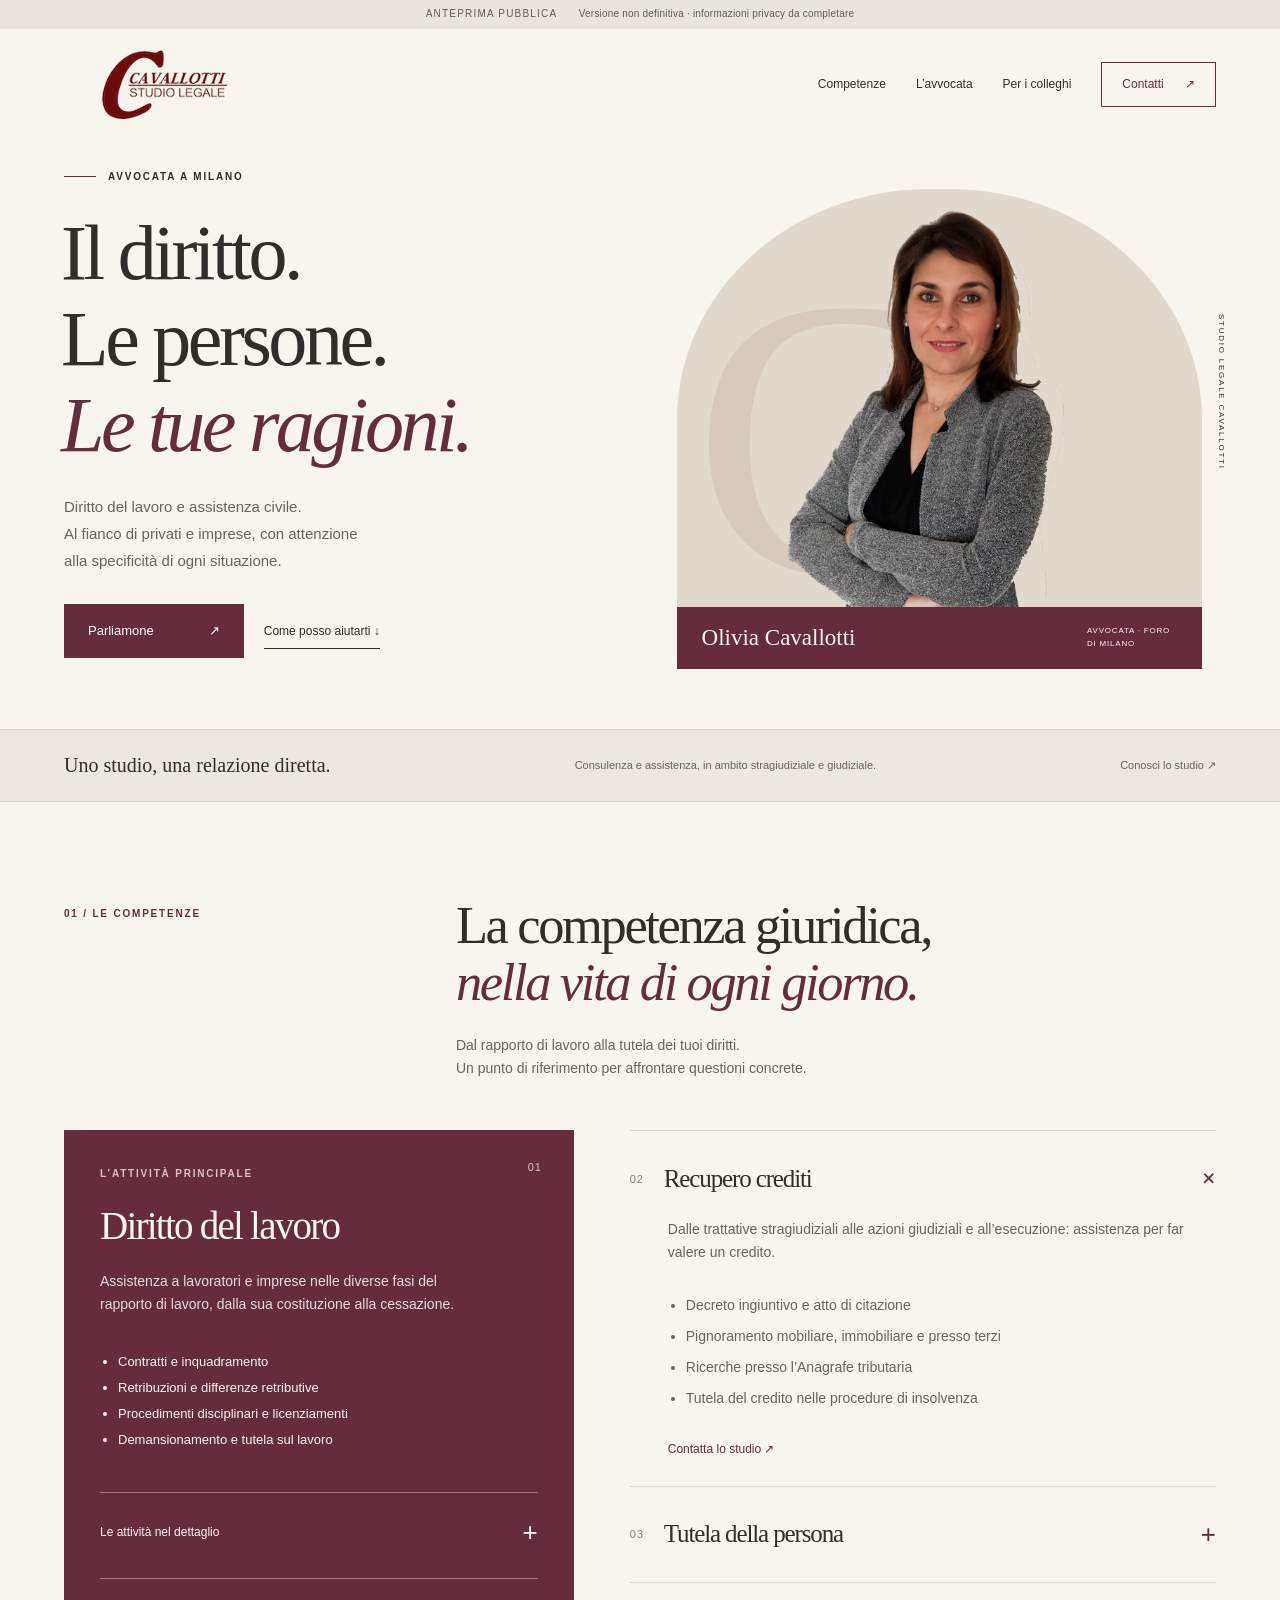
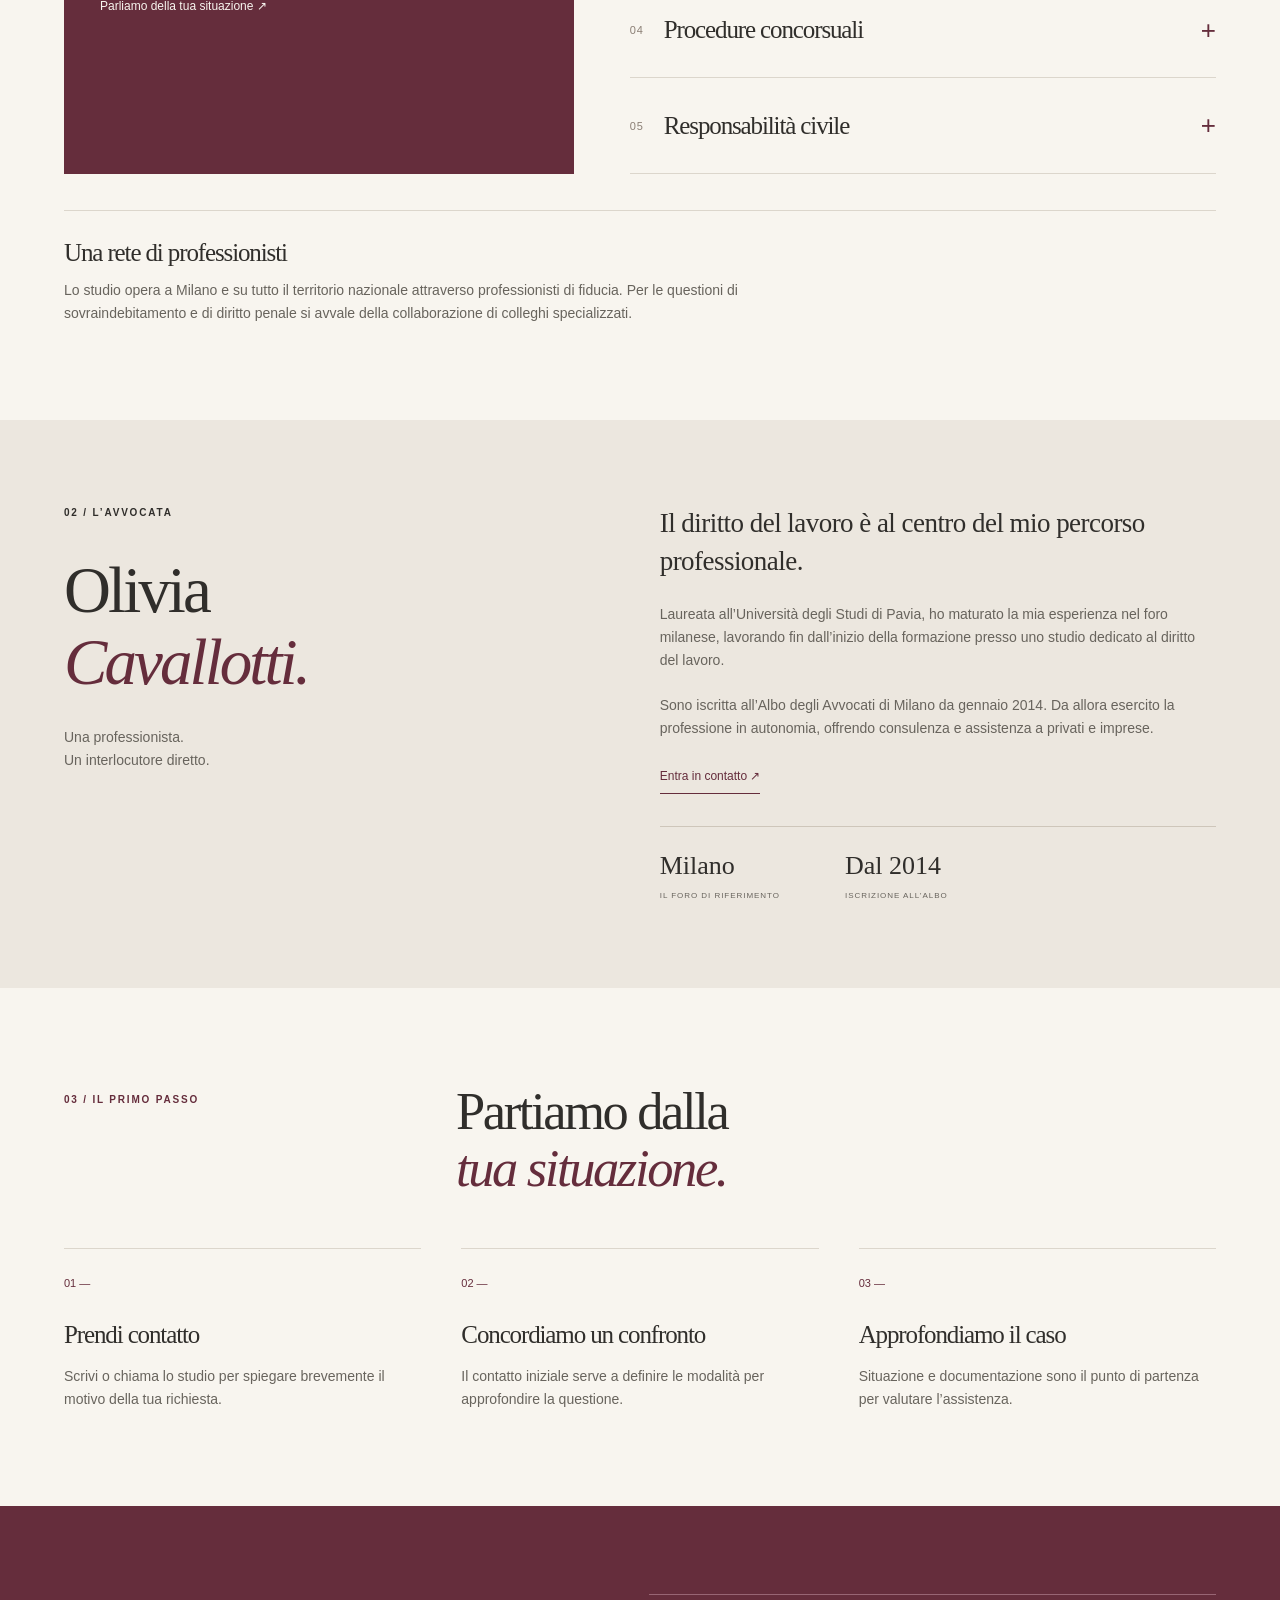
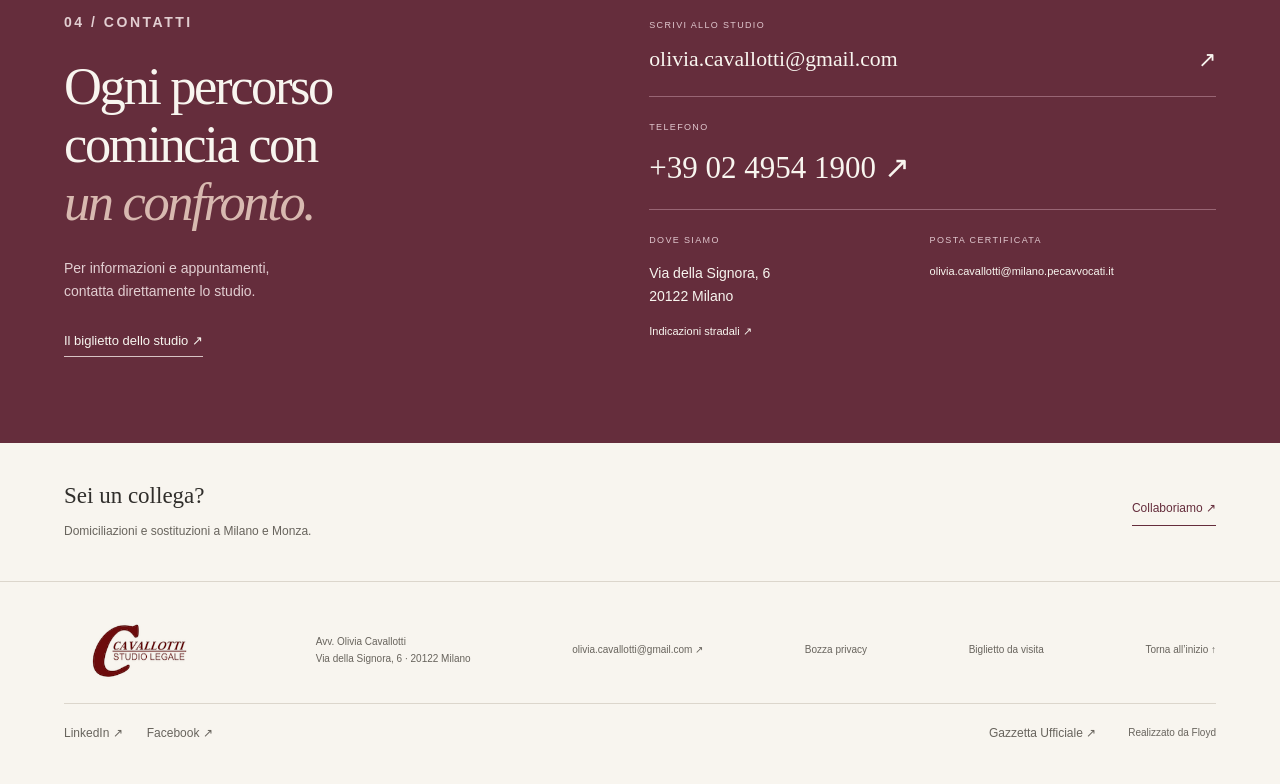
<file: index.html>
<!doctype html><html lang="it"><head><meta charset="utf-8"><meta name="viewport" content="width=device-width, initial-scale=1"><meta name="robots" content="noindex, nofollow"><title>Olivia Cavallotti | Diritto del lavoro e assistenza civile a Milano</title><meta name="description" content="Studio Legale Cavallotti a Milano. Diritto del lavoro, recupero crediti e assistenza civile per privati e imprese."><meta name="theme-color" content="#652d3c"><link rel="stylesheet" href="assets/style.css"><script src="assets/site.js" defer></script></head><body>
<a class="skip" href="#main">Vai al contenuto</a><div class="preview">ANTEPRIMA PUBBLICA <span>Versione non definitiva · informazioni privacy da completare</span></div>
<header class="header wrap"><a class="brand" href="index.html" aria-label="Studio Legale Cavallotti — Home"><img class="brand-logo" src="assets/logo-originale.png" width="250" height="94" alt="Cavallotti Studio Legale"></a><button class="menu-toggle" aria-expanded="false" aria-controls="navigation" hidden>Menu <span aria-hidden="true">☰</span></button><nav id="navigation" aria-label="Menu principale"><a href="index.html#competenze">Competenze</a><a href="index.html#olivia">L’avvocata</a><a href="domiciliazioni.html" >Per i colleghi</a><a class="nav-contact" href="index.html#contatti">Contatti <span aria-hidden="true">↗</span></a></nav></header>
<main id="main"><section class="hero wrap" aria-labelledby="hero-title"><div class="hero-copy"><p class="eyebrow"><span class="rule"></span> AVVOCATA A MILANO</p><h1 id="hero-title">Il diritto.<br>Le persone.<br><em>Le tue ragioni.</em></h1><p class="hero-intro">Diritto del lavoro e assistenza civile.<br>Al fianco di privati e imprese, con attenzione<br class="desktop-break"> alla specificità di ogni situazione.</p><a class="button" href="#contatti">Parliamone <span aria-hidden="true">↗</span></a><a class="text-link hero-secondary" href="#competenze">Come posso aiutarti ↓</a></div><div class="hero-portrait"><div class="portrait-arch" aria-hidden="true"></div><span class="portrait-word" aria-hidden="true">C</span><img src="assets/olivia.png" width="594" height="683" alt="Avvocata Olivia Cavallotti" fetchpriority="high"><div class="portrait-label"><span>Olivia Cavallotti</span><small>AVVOCATA · FORO DI MILANO</small></div><span class="portrait-side" aria-hidden="true">STUDIO LEGALE CAVALLOTTI</span></div></section>
<div class="intro-strip"><div class="wrap"><span>Uno studio, una relazione diretta.</span><p>Consulenza e assistenza, in ambito stragiudiziale e giudiziale.</p><a href="#olivia">Conosci lo studio ↗</a></div></div>
<section class="section wrap" id="competenze" aria-labelledby="competence-title"><div class="section-heading"><p class="eyebrow">01 / LE COMPETENZE</p><div><h2 id="competence-title">La competenza giuridica,<br><em>nella vita di ogni giorno.</em></h2><p>Dal rapporto di lavoro alla tutela dei tuoi diritti.<br>Un punto di riferimento per affrontare questioni concrete.</p></div></div><div class="services"><article class="service featured"><span class="service-number">01</span><p class="eyebrow">L’ATTIVITÀ PRINCIPALE</p><h3>Diritto del lavoro</h3><p>Assistenza a lavoratori e imprese nelle diverse fasi del rapporto di lavoro, dalla sua costituzione alla cessazione.</p><ul><li>Contratti e inquadramento</li><li>Retribuzioni e differenze retributive</li><li>Procedimenti disciplinari e licenziamenti</li><li>Demansionamento e tutela sul lavoro</li></ul><details class="labor-detail"><summary>Le attività nel dettaglio <span class="plus" aria-hidden="true">+</span></summary><ul><li>Contratti, gestione e qualificazione del rapporto di lavoro</li><li>Riconoscimento della qualifica superiore, demansionamento e mobbing</li><li>Procedure disciplinari, dimissioni e risoluzione consensuale</li><li>Licenziamenti e trasferimenti d’azienda</li><li>Rapporti con INPS e INAIL</li><li>Recupero dei crediti di lavoro in caso di insolvenza del datore e accesso al Fondo di Garanzia INPS</li></ul></details><a href="#contatti">Parliamo della tua situazione ↗</a></article><div class="service-list"><details open><summary><span class="service-number">02</span><h3>Recupero crediti</h3><span class="plus" aria-hidden="true">+</span></summary><div class="service-detail"><p>Dalle trattative stragiudiziali alle azioni giudiziali e all’esecuzione: assistenza per far valere un credito.</p><ul><li>Decreto ingiuntivo e atto di citazione</li><li>Pignoramento mobiliare, immobiliare e presso terzi</li><li>Ricerche presso l’Anagrafe tributaria</li><li>Tutela del credito nelle procedure di insolvenza</li></ul><a href="#contatti">Contatta lo studio ↗</a></div></details><details><summary><span class="service-number">03</span><h3>Tutela della persona</h3><span class="plus" aria-hidden="true">+</span></summary><div class="service-detail"><p>Assistenza nelle procedure di amministrazione di sostegno, tutela e curatela, con attenzione alle esigenze della persona.</p><a href="#contatti">Contatta lo studio ↗</a></div></details><details><summary><span class="service-number">04</span><h3>Procedure concorsuali</h3><span class="plus" aria-hidden="true">+</span></summary><div class="service-detail"><p>Assistenza ai creditori nelle istanze di apertura delle procedure concorsuali e nella presentazione delle domande di ammissione al passivo.</p><a href="#contatti">Contatta lo studio ↗</a></div></details><details><summary><span class="service-number">05</span><h3>Responsabilità civile</h3><span class="plus" aria-hidden="true">+</span></summary><div class="service-detail"><p>Consulenza e assistenza nelle richieste di risarcimento del danno e nella tutela dei diritti in ambito civile.</p><a href="#contatti">Contatta lo studio ↗</a></div></details></div></div><div class="professional-network"><h3>Una rete di professionisti</h3><p>Lo studio opera a Milano e su tutto il territorio nazionale attraverso professionisti di fiducia. Per le questioni di sovraindebitamento e di diritto penale si avvale della collaborazione di colleghi specializzati.</p></div></section>
<section class="about" id="olivia" aria-labelledby="about-title"><div class="wrap about-grid"><div><p class="eyebrow">02 / L’AVVOCATA</p><h2 id="about-title">Olivia<br><em>Cavallotti.</em></h2><p class="about-caption">Una professionista.<br>Un interlocutore diretto.</p></div><div class="bio"><p class="lead">Il diritto del lavoro è al centro del mio percorso professionale.</p><p>Laureata all’Università degli Studi di Pavia, ho maturato la mia esperienza nel foro milanese, lavorando fin dall’inizio della formazione presso uno studio dedicato al diritto del lavoro.</p><p>Sono iscritta all’Albo degli Avvocati di Milano da gennaio 2014. Da allora esercito la professione in autonomia, offrendo consulenza e assistenza a privati e imprese.</p><a class="text-link" href="#contatti">Entra in contatto ↗</a><div class="bio-facts"><span>Milano<small>IL FORO DI RIFERIMENTO</small></span><span>Dal 2014<small>ISCRIZIONE ALL’ALBO</small></span></div></div></div></section>
<section class="section wrap" aria-labelledby="approach-title"><div class="section-heading"><p class="eyebrow">03 / IL PRIMO PASSO</p><h2 id="approach-title">Partiamo dalla<br><em>tua situazione.</em></h2></div><div class="steps"><article><span>01 —</span><h3>Prendi contatto</h3><p>Scrivi o chiama lo studio per spiegare brevemente il motivo della tua richiesta.</p></article><article><span>02 —</span><h3>Concordiamo un confronto</h3><p>Il contatto iniziale serve a definire le modalità per approfondire la questione.</p></article><article><span>03 —</span><h3>Approfondiamo il caso</h3><p>Situazione e documentazione sono il punto di partenza per valutare l’assistenza.</p></article></div></section>
<section class="contact" id="contatti" aria-labelledby="contact-title"><div class="wrap contact-grid"><div><p class="eyebrow">04 / CONTATTI</p><h2 id="contact-title">Ogni percorso<br>comincia con<br><em>un confronto.</em></h2><p>Per informazioni e appuntamenti,<br>contatta direttamente lo studio.</p><a class="contact-card-link" href="biglietto.html">Il biglietto dello studio ↗</a></div><div class="contact-details"><div><span class="contact-label">SCRIVI ALLO STUDIO</span><a class="email-link" href="mailto:olivia.cavallotti@gmail.com">olivia.cavallotti@gmail.com <span aria-hidden="true">↗</span></a></div><div><span class="contact-label">TELEFONO</span><a class="phone-link" href="tel:+390249541900">+39 02 4954 1900 ↗</a></div><div class="contact-bottom"><div><span class="contact-label">DOVE SIAMO</span><address>Via della Signora, 6<br>20122 Milano</address><a href="https://www.google.com/maps/search/?api=1&amp;query=Via+della+Signora+6+Milano" target="_blank" rel="noopener noreferrer">Indicazioni stradali ↗</a></div><div><span class="contact-label">POSTA CERTIFICATA</span><a class="pec" href="mailto:olivia.cavallotti@milano.pecavvocati.it">olivia.cavallotti@milano.pecavvocati.it</a></div></div></div></div></section>
<aside class="colleague wrap"><p>Sei un collega?<br><span>Domiciliazioni e sostituzioni a Milano e Monza.</span></p><a class="text-link" href="domiciliazioni.html">Collaboriamo ↗</a></aside>
</main><footer class="footer wrap"><a class="brand" href="index.html"><img class="brand-logo" src="assets/logo-originale.png" width="250" height="94" alt="Cavallotti Studio Legale"></a><p>Avv. Olivia Cavallotti<br>Via della Signora, 6 · 20122 Milano</p><a href="mailto:olivia.cavallotti@gmail.com">olivia.cavallotti@gmail.com ↗</a><a href="privacy.html">Bozza privacy</a><a href="biglietto.html">Biglietto da visita</a><a href="#main">Torna all’inizio ↑</a><div class="footer-links"><nav aria-label="Social dello studio"><a href="https://www.linkedin.com/in/olivia-cavallotti-458b9453/" target="_blank" rel="noopener noreferrer">LinkedIn ↗</a><a href="https://www.facebook.com/Studio-Legale-Cavallotti-107336581391763/?view_public_for=107336581391763" target="_blank" rel="noopener noreferrer">Facebook ↗</a></nav><a href="https://www.gazzettaufficiale.it/" target="_blank" rel="noopener noreferrer">Gazzetta Ufficiale ↗</a><span class="site-credit">Realizzato da Floyd</span></div></footer></body></html>
</file>
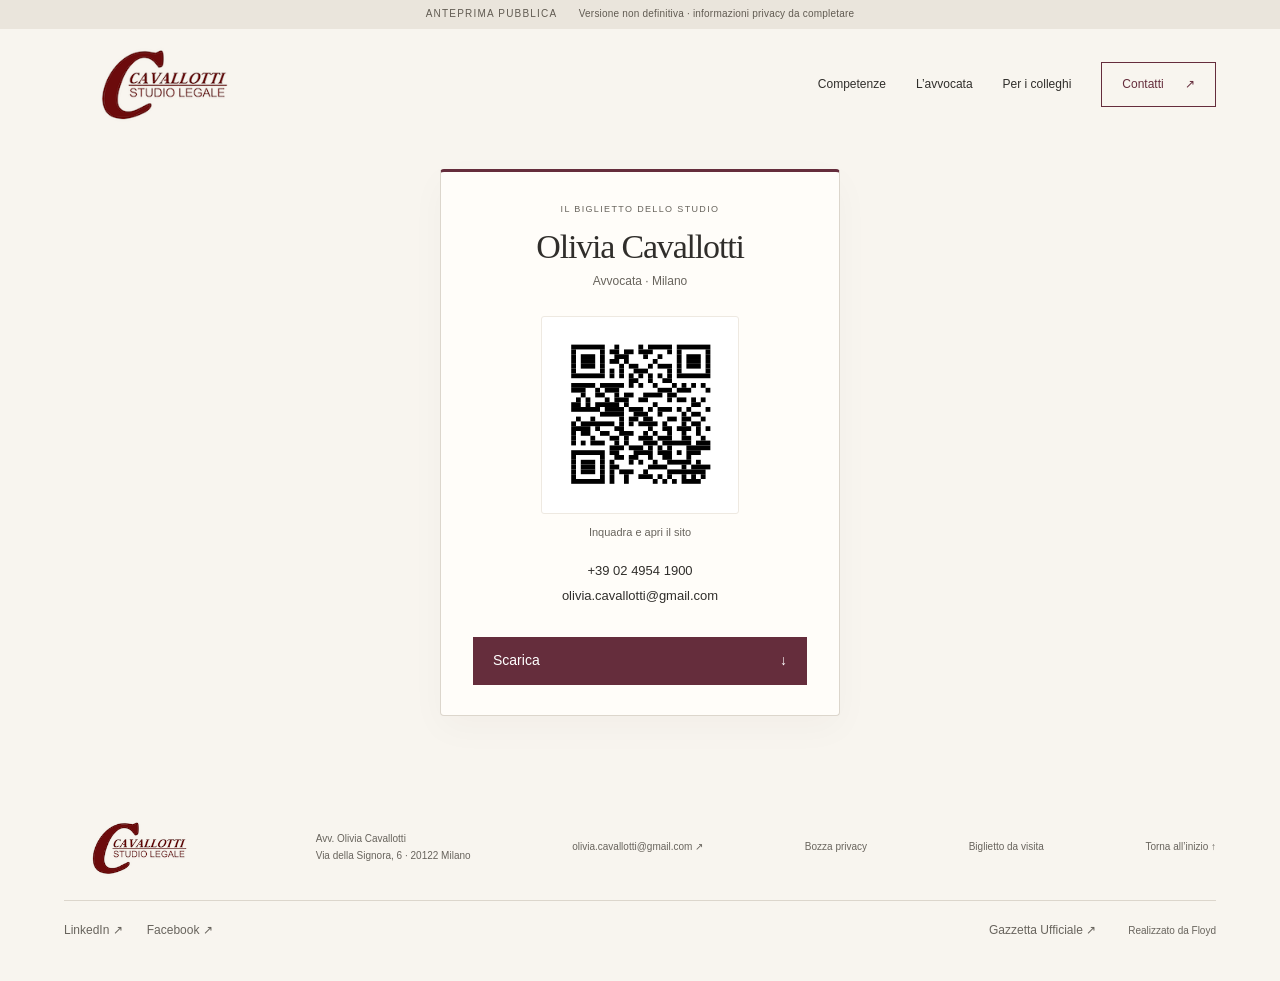
<file: biglietto.html>
<!doctype html><html lang="it"><head><meta charset="utf-8"><meta name="viewport" content="width=device-width, initial-scale=1"><meta name="robots" content="noindex, nofollow"><title>Biglietto da visita | Olivia Cavallotti</title><meta name="description" content="I recapiti dello Studio Legale Cavallotti da salvare in rubrica, condividere o stampare."><meta name="theme-color" content="#652d3c"><link rel="stylesheet" href="assets/style.css"><script src="assets/site.js" defer></script></head><body>
<a class="skip" href="#main">Vai al contenuto</a><div class="preview">ANTEPRIMA PUBBLICA <span>Versione non definitiva · informazioni privacy da completare</span></div>
<header class="header wrap"><a class="brand" href="index.html" aria-label="Studio Legale Cavallotti — Home"><img class="brand-logo" src="assets/logo-originale.png" width="250" height="94" alt="Cavallotti Studio Legale"></a><button class="menu-toggle" aria-expanded="false" aria-controls="navigation" hidden>Menu <span aria-hidden="true">☰</span></button><nav id="navigation" aria-label="Menu principale"><a href="index.html#competenze">Competenze</a><a href="index.html#olivia">L’avvocata</a><a href="domiciliazioni.html" >Per i colleghi</a><a class="nav-contact" href="index.html#contatti">Contatti <span aria-hidden="true">↗</span></a></nav></header>
<main id="main"><section class="wrap card-page" aria-labelledby="card-title">
  <div class="contact-card">
    <p class="card-label">IL BIGLIETTO DELLO STUDIO</p>
    <h1 id="card-title">Olivia Cavallotti</h1>
    <p class="card-role">Avvocata · Milano</p>
    <a class="card-qr" href="https://www.studiolegalecavallotti.it" target="_blank" rel="noopener noreferrer" aria-label="Apri il sito dello Studio Legale Cavallotti">
      <img src="assets/qr-sito.svg" width="176" height="176" alt="QR code del sito dello Studio Legale Cavallotti">
    </a>
    <p class="card-hint">Inquadra e apri il sito</p>
    <div class="card-details">
      <a href="tel:+390249541900">+39 02 4954 1900</a>
      <a href="mailto:olivia.cavallotti@gmail.com">olivia.cavallotti@gmail.com</a>
    </div>
    <a class="button card-download" href="assets/biglietto-stampa.pdf" download="biglietto-cavallotti-stampa.pdf" aria-label="Scarica il biglietto in PDF per la stampa">Scarica <span aria-hidden="true">↓</span></a>
  </div>
</section>
</main><footer class="footer wrap"><a class="brand" href="index.html"><img class="brand-logo" src="assets/logo-originale.png" width="250" height="94" alt="Cavallotti Studio Legale"></a><p>Avv. Olivia Cavallotti<br>Via della Signora, 6 · 20122 Milano</p><a href="mailto:olivia.cavallotti@gmail.com">olivia.cavallotti@gmail.com ↗</a><a href="privacy.html">Bozza privacy</a><a href="biglietto.html">Biglietto da visita</a><a href="#main">Torna all’inizio ↑</a><div class="footer-links"><nav aria-label="Social dello studio"><a href="https://www.linkedin.com/in/olivia-cavallotti-458b9453/" target="_blank" rel="noopener noreferrer">LinkedIn ↗</a><a href="https://www.facebook.com/Studio-Legale-Cavallotti-107336581391763/?view_public_for=107336581391763" target="_blank" rel="noopener noreferrer">Facebook ↗</a></nav><a href="https://www.gazzettaufficiale.it/" target="_blank" rel="noopener noreferrer">Gazzetta Ufficiale ↗</a><span class="site-credit">Realizzato da Floyd</span></div></footer></body></html>
</file>
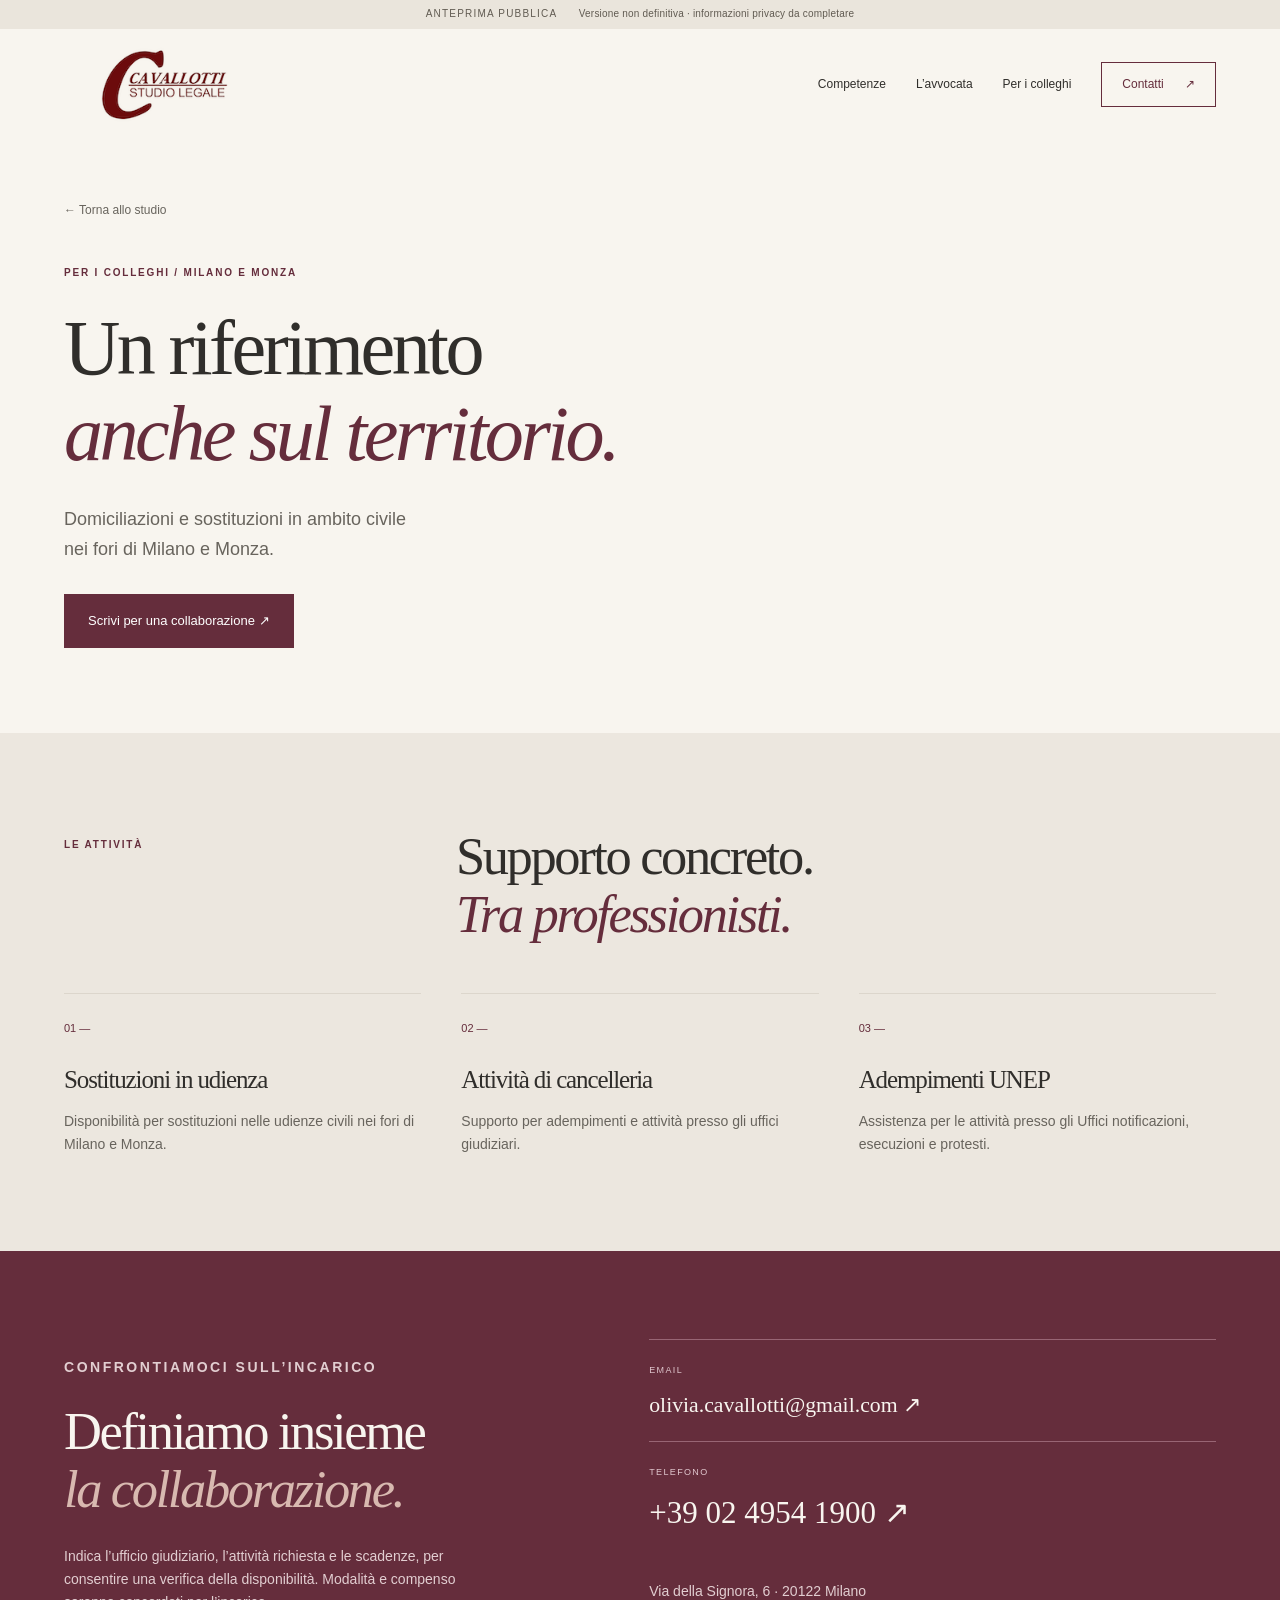
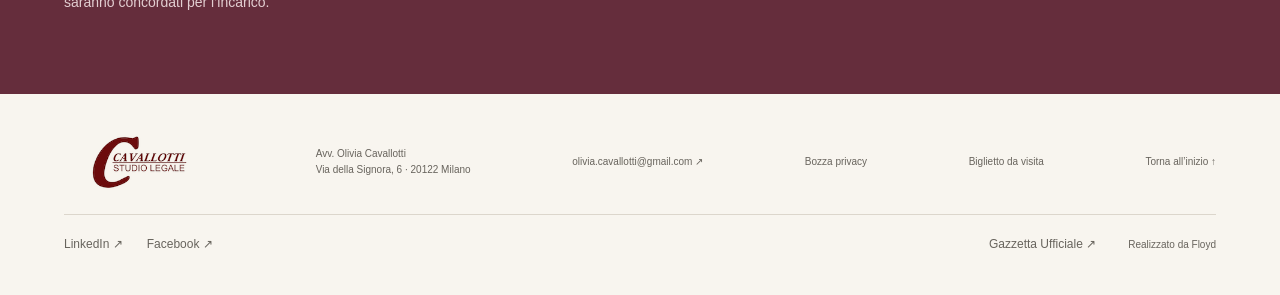
<file: domiciliazioni.html>
<!doctype html><html lang="it"><head><meta charset="utf-8"><meta name="viewport" content="width=device-width, initial-scale=1"><meta name="robots" content="noindex, nofollow"><title>Domiciliazioni a Milano e Monza | Olivia Cavallotti</title><meta name="description" content="Domiciliazioni, sostituzioni in udienza e attività di cancelleria nei fori di Milano e Monza."><meta name="theme-color" content="#652d3c"><link rel="stylesheet" href="assets/style.css"><script src="assets/site.js" defer></script></head><body>
<a class="skip" href="#main">Vai al contenuto</a><div class="preview">ANTEPRIMA PUBBLICA <span>Versione non definitiva · informazioni privacy da completare</span></div>
<header class="header wrap"><a class="brand" href="index.html" aria-label="Studio Legale Cavallotti — Home"><img class="brand-logo" src="assets/logo-originale.png" width="250" height="94" alt="Cavallotti Studio Legale"></a><button class="menu-toggle" aria-expanded="false" aria-controls="navigation" hidden>Menu <span aria-hidden="true">☰</span></button><nav id="navigation" aria-label="Menu principale"><a href="index.html#competenze">Competenze</a><a href="index.html#olivia">L’avvocata</a><a href="domiciliazioni.html" aria-current="page">Per i colleghi</a><a class="nav-contact" href="index.html#contatti">Contatti <span aria-hidden="true">↗</span></a></nav></header>
<main id="main"><section class="colleagues-hero wrap"><a class="back-link" href="index.html">← Torna allo studio</a><p class="eyebrow">PER I COLLEGHI / MILANO E MONZA</p><h1>Un riferimento<br><em>anche sul territorio.</em></h1><p class="lead">Domiciliazioni e sostituzioni in ambito civile<br>nei fori di Milano e Monza.</p><a class="button" href="mailto:olivia.cavallotti@gmail.com">Scrivi per una collaborazione ↗</a></section><section class="section wrap"><div class="section-heading"><p class="eyebrow">LE ATTIVITÀ</p><h2>Supporto concreto.<br><em>Tra professionisti.</em></h2></div><div class="steps"><article><span>01 —</span><h3>Sostituzioni in udienza</h3><p>Disponibilità per sostituzioni nelle udienze civili nei fori di Milano e Monza.</p></article><article><span>02 —</span><h3>Attività di cancelleria</h3><p>Supporto per adempimenti e attività presso gli uffici giudiziari.</p></article><article><span>03 —</span><h3>Adempimenti UNEP</h3><p>Assistenza per le attività presso gli Uffici notificazioni, esecuzioni e protesti.</p></article></div></section><section class="contact"><div class="wrap contact-grid"><div><p class="eyebrow">CONFRONTIAMOCI SULL’INCARICO</p><h2>Definiamo insieme<br><em>la collaborazione.</em></h2><p>Indica l’ufficio giudiziario, l’attività richiesta e le scadenze, per consentire una verifica della disponibilità. Modalità e compenso saranno concordati per l’incarico.</p></div><div class="contact-details"><div><span class="contact-label">EMAIL</span><a class="email-link" href="mailto:olivia.cavallotti@gmail.com">olivia.cavallotti@gmail.com ↗</a></div><div><span class="contact-label">TELEFONO</span><a class="phone-link" href="tel:+390249541900">+39 02 4954 1900 ↗</a></div><p>Via della Signora, 6 · 20122 Milano</p></div></div></section>
</main><footer class="footer wrap"><a class="brand" href="index.html"><img class="brand-logo" src="assets/logo-originale.png" width="250" height="94" alt="Cavallotti Studio Legale"></a><p>Avv. Olivia Cavallotti<br>Via della Signora, 6 · 20122 Milano</p><a href="mailto:olivia.cavallotti@gmail.com">olivia.cavallotti@gmail.com ↗</a><a href="privacy.html">Bozza privacy</a><a href="biglietto.html">Biglietto da visita</a><a href="#main">Torna all’inizio ↑</a><div class="footer-links"><nav aria-label="Social dello studio"><a href="https://www.linkedin.com/in/olivia-cavallotti-458b9453/" target="_blank" rel="noopener noreferrer">LinkedIn ↗</a><a href="https://www.facebook.com/Studio-Legale-Cavallotti-107336581391763/?view_public_for=107336581391763" target="_blank" rel="noopener noreferrer">Facebook ↗</a></nav><a href="https://www.gazzettaufficiale.it/" target="_blank" rel="noopener noreferrer">Gazzetta Ufficiale ↗</a><span class="site-credit">Realizzato da Floyd</span></div></footer></body></html>
</file>
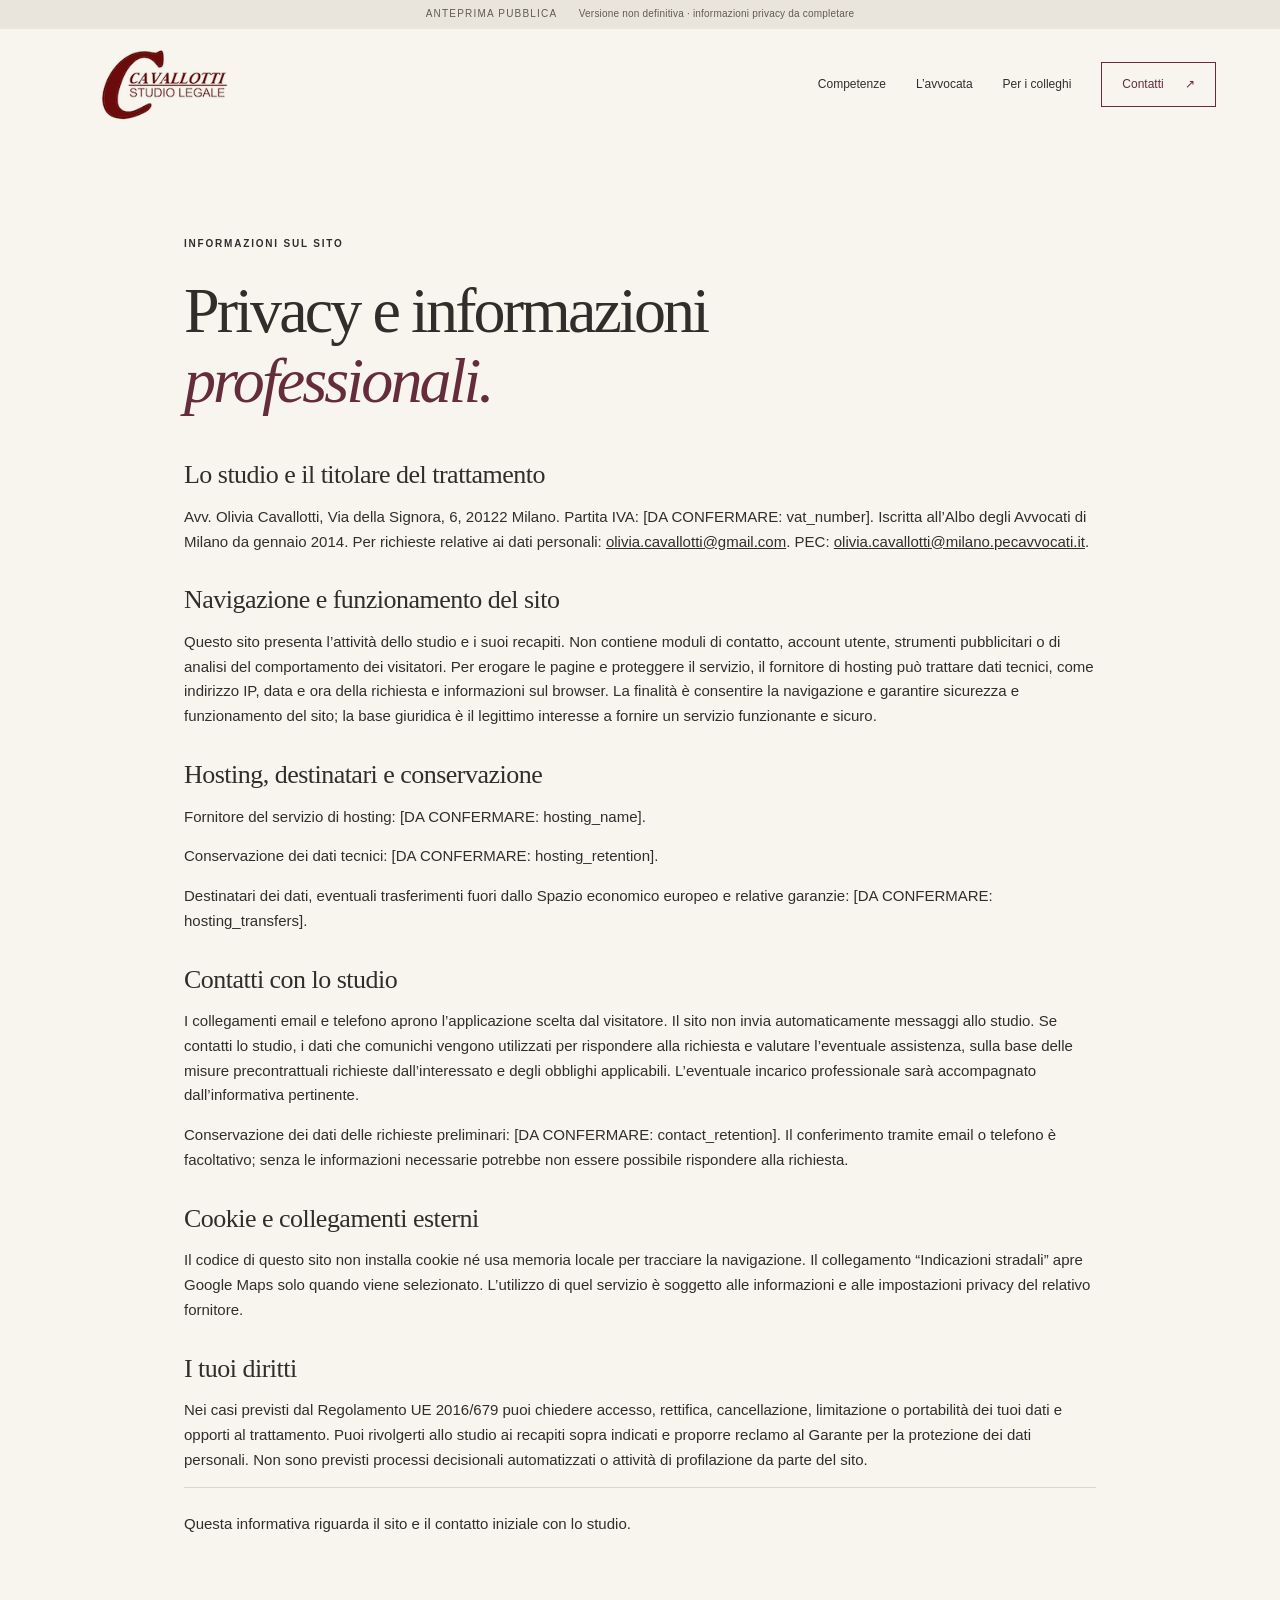
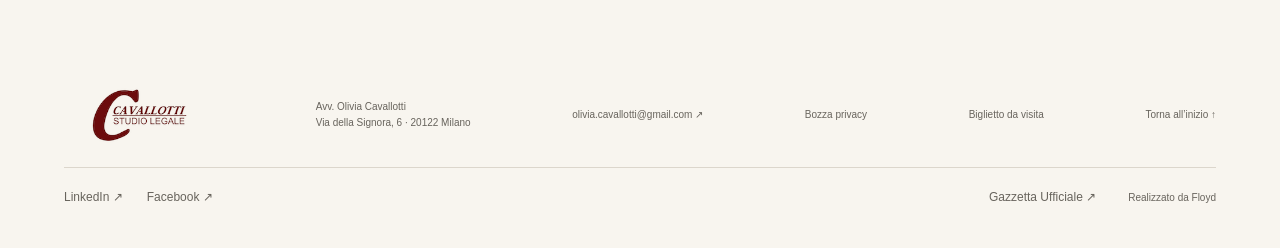
<file: privacy.html>
<!doctype html><html lang="it"><head><meta charset="utf-8"><meta name="viewport" content="width=device-width, initial-scale=1"><meta name="robots" content="noindex, nofollow"><title>Privacy e informazioni professionali | Olivia Cavallotti</title><meta name="description" content="Informazioni sullo studio, sul sito e sul trattamento dei dati personali."><meta name="theme-color" content="#652d3c"><link rel="stylesheet" href="assets/style.css"><script src="assets/site.js" defer></script></head><body>
<a class="skip" href="#main">Vai al contenuto</a><div class="preview">ANTEPRIMA PUBBLICA <span>Versione non definitiva · informazioni privacy da completare</span></div>
<header class="header wrap"><a class="brand" href="index.html" aria-label="Studio Legale Cavallotti — Home"><img class="brand-logo" src="assets/logo-originale.png" width="250" height="94" alt="Cavallotti Studio Legale"></a><button class="menu-toggle" aria-expanded="false" aria-controls="navigation" hidden>Menu <span aria-hidden="true">☰</span></button><nav id="navigation" aria-label="Menu principale"><a href="index.html#competenze">Competenze</a><a href="index.html#olivia">L’avvocata</a><a href="domiciliazioni.html" >Per i colleghi</a><a class="nav-contact" href="index.html#contatti">Contatti <span aria-hidden="true">↗</span></a></nav></header>
<main id="main"><section class="section wrap legal"><p class="eyebrow">INFORMAZIONI SUL SITO</p><h1>Privacy e informazioni<br><em>professionali.</em></h1>
<h2>Lo studio e il titolare del trattamento</h2><p>Avv. Olivia Cavallotti, Via della Signora, 6, 20122 Milano. Partita IVA: [DA CONFERMARE: vat_number]. Iscritta all’Albo degli Avvocati di Milano da gennaio 2014. Per richieste relative ai dati personali: <a href="mailto:olivia.cavallotti@gmail.com">olivia.cavallotti@gmail.com</a>. PEC: <a href="mailto:olivia.cavallotti@milano.pecavvocati.it">olivia.cavallotti@milano.pecavvocati.it</a>.</p>
<h2>Navigazione e funzionamento del sito</h2><p>Questo sito presenta l’attività dello studio e i suoi recapiti. Non contiene moduli di contatto, account utente, strumenti pubblicitari o di analisi del comportamento dei visitatori. Per erogare le pagine e proteggere il servizio, il fornitore di hosting può trattare dati tecnici, come indirizzo IP, data e ora della richiesta e informazioni sul browser. La finalità è consentire la navigazione e garantire sicurezza e funzionamento del sito; la base giuridica è il legittimo interesse a fornire un servizio funzionante e sicuro.</p>
<h2>Hosting, destinatari e conservazione</h2><p>Fornitore del servizio di hosting: [DA CONFERMARE: hosting_name].</p><p>Conservazione dei dati tecnici: [DA CONFERMARE: hosting_retention].</p><p>Destinatari dei dati, eventuali trasferimenti fuori dallo Spazio economico europeo e relative garanzie: [DA CONFERMARE: hosting_transfers].</p>
<h2>Contatti con lo studio</h2><p>I collegamenti email e telefono aprono l’applicazione scelta dal visitatore. Il sito non invia automaticamente messaggi allo studio. Se contatti lo studio, i dati che comunichi vengono utilizzati per rispondere alla richiesta e valutare l’eventuale assistenza, sulla base delle misure precontrattuali richieste dall’interessato e degli obblighi applicabili. L’eventuale incarico professionale sarà accompagnato dall’informativa pertinente.</p><p>Conservazione dei dati delle richieste preliminari: [DA CONFERMARE: contact_retention]. Il conferimento tramite email o telefono è facoltativo; senza le informazioni necessarie potrebbe non essere possibile rispondere alla richiesta.</p>
<h2>Cookie e collegamenti esterni</h2><p>Il codice di questo sito non installa cookie né usa memoria locale per tracciare la navigazione. Il collegamento “Indicazioni stradali” apre Google Maps solo quando viene selezionato. L’utilizzo di quel servizio è soggetto alle informazioni e alle impostazioni privacy del relativo fornitore.</p>
<h2>I tuoi diritti</h2><p>Nei casi previsti dal Regolamento UE 2016/679 puoi chiedere accesso, rettifica, cancellazione, limitazione o portabilità dei tuoi dati e opporti al trattamento. Puoi rivolgerti allo studio ai recapiti sopra indicati e proporre reclamo al Garante per la protezione dei dati personali. Non sono previsti processi decisionali automatizzati o attività di profilazione da parte del sito.</p>
<p class="legal-end">Questa informativa riguarda il sito e il contatto iniziale con lo studio.</p></section>
</main><footer class="footer wrap"><a class="brand" href="index.html"><img class="brand-logo" src="assets/logo-originale.png" width="250" height="94" alt="Cavallotti Studio Legale"></a><p>Avv. Olivia Cavallotti<br>Via della Signora, 6 · 20122 Milano</p><a href="mailto:olivia.cavallotti@gmail.com">olivia.cavallotti@gmail.com ↗</a><a href="privacy.html">Bozza privacy</a><a href="biglietto.html">Biglietto da visita</a><a href="#main">Torna all’inizio ↑</a><div class="footer-links"><nav aria-label="Social dello studio"><a href="https://www.linkedin.com/in/olivia-cavallotti-458b9453/" target="_blank" rel="noopener noreferrer">LinkedIn ↗</a><a href="https://www.facebook.com/Studio-Legale-Cavallotti-107336581391763/?view_public_for=107336581391763" target="_blank" rel="noopener noreferrer">Facebook ↗</a></nav><a href="https://www.gazzettaufficiale.it/" target="_blank" rel="noopener noreferrer">Gazzetta Ufficiale ↗</a><span class="site-credit">Realizzato da Floyd</span></div></footer></body></html>
</file>
<file: assets/style.css>
:root{
  --paper:#f8f5ef;
  --ink:#302e2b;
  --muted:#68645d;
  --wine:#652d3c;
  --line:#dcd6cc;
  --serif:Georgia,'Times New Roman',serif
}
*{
  box-sizing:border-box
}
html{
  scroll-behavior:smooth;
  scroll-padding-top:26px
}
body{
  margin:0;
  background:var(--paper);
  color:var(--ink);
  font:16px/1.65 -apple-system,BlinkMacSystemFont,'Segoe UI',sans-serif
}
a{
  color:inherit;
  text-decoration:none
}
button{
  font:inherit
}
a,button,summary{
  -webkit-tap-highlight-color:transparent
}
a:focus-visible,button:focus-visible,summary:focus-visible{
  outline:3px solid #a56723;
  outline-offset:6px
}
a:hover{
  text-decoration:underline;
  text-underline-offset:5px
}
h1,h2,h3,p{
  margin:0
}
h1,h2,h3{
  font-family:var(--serif);
  font-weight:400;
  line-height:1.1;
  letter-spacing:-.045em
}
h1{
  font-size:clamp(58px,6.1vw,88px)
}
h2{
  font-size:clamp(38px,4.1vw,58px)
}
h3{
  font-size:29px
}
em{
  font-weight:400;
  color:var(--wine)
}
img{
  max-width:100%;
  display:block
}
.wrap{
  max-width:1280px;
  margin:auto;
  padding-inline:64px
}
.preview{
  padding:6px 24px;
  background:#eae5dc;
  font-size:10px;
  letter-spacing:.12em;
  text-align:center;
  color:#615b52
}
.preview span{
  letter-spacing:.02em;
  margin-left:18px
}
.header{
  display:flex;
  align-items:center;
  justify-content:space-between;
  min-height:112px;
  gap:24px
}
.brand{display:flex;align-items:center;flex-shrink:0}
.brand-logo{width:200px;height:auto;mix-blend-mode:multiply}
.header nav{
  display:flex;
  gap:30px;
  align-items:center;
  font-size:12px
}
.nav-contact{
  padding:12px 20px;
  border:1px solid var(--wine);
  color:var(--wine)
}
.nav-contact span{
  margin-left:18px
}
.menu-toggle{
  display:none
}
.skip{
  position:absolute;
  top:-100px;
  left:20px;
  z-index:20;
  padding:12px;
  background:white
}
.skip:focus{
  top:10px
}
.hero{
  display:grid;
  grid-template-columns:1.08fr 1fr;
  gap:30px;
  align-items:center;
  padding-top:18px;
  padding-bottom:60px
}
.eyebrow{
  font-size:10px;
  letter-spacing:.18em;
  line-height:1.5;
  font-weight:600
}
.hero-copy>.eyebrow{
  display:flex;
  align-items:center;
  gap:12px;
  margin-bottom:26px
}
.rule{
  width:32px;
  height:1px;
  background:var(--wine)
}
.hero h1{
  margin-left:-3px
}
.hero-intro{
  margin-top:25px;
  font-size:15px;
  line-height:1.8;
  color:var(--muted)
}
.button{
  display:inline-flex;
  gap:55px;
  align-items:center;
  background:var(--wine);
  color:white;
  padding:16px 24px;
  font-size:13px;
  margin-top:30px;
  transition:background .2s
}
.button:hover{
  background:#4b2030;
  text-decoration:none
}
.text-link{
  font-size:12px;
  border-bottom:1px solid currentColor;
  padding-bottom:6px;
  display:inline-flex;
  gap:18px;
  align-items:center
}
.hero-secondary{
  margin-left:20px
}
.hero-portrait{
  position:relative;
  align-self:end;
  height:510px;
  isolation:isolate;
  display:flex;
  align-items:flex-end;
  justify-content:center;
  margin-right:14px
}
.portrait-arch{
  position:absolute;
  inset:30px 0 0;
  border-radius:48% 48% 0 0;
  background:#e1d9ce;
  z-index:-2
}
.portrait-word{
  position:absolute;
  font:400 400px/1 var(--serif);
  color:#c9b9ae;
  left:16px;
  top:80px;
  z-index:-1;
  opacity:.45
}
.hero-portrait img{
  height:480px;
  width:auto;
  max-width:100%;
  object-fit:contain;
  object-position:bottom
}
.portrait-label{
  position:absolute;
  bottom:0;
  left:0;
  right:0;
  background:var(--wine);
  color:var(--paper);
  padding:18px 25px;
  display:flex;
  justify-content:space-between;
  align-items:center;
  gap:16px
}
.portrait-label>span{
  font:23px var(--serif)
}
.portrait-label small{
  font-size:8px;
  letter-spacing:.1em;
  max-width:90px;
  line-height:1.6
}
.portrait-side{
  position:absolute;
  right:-26px;
  writing-mode:vertical-rl;
  font-size:8px;
  letter-spacing:.22em;
  top:155px
}
.intro-strip{
  background:#ece7df;
  border-block:1px solid var(--line)
}
.intro-strip>.wrap{
  display:flex;
  justify-content:space-between;
  gap:24px;
  align-items:center;
  padding-block:24px
}
.intro-strip span{
  font:20px var(--serif)
}
.intro-strip p,.intro-strip a{
  font-size:11px;
  color:var(--muted)
}
.section{
  padding-block:95px
}
.section-heading{
  display:grid;
  grid-template-columns:1fr 2.1fr;
  gap:30px;
  margin-bottom:50px
}
.section-heading .eyebrow{
  padding-top:9px;
  color:var(--wine)
}
.section-heading p:not(.eyebrow){
  margin-top:22px;
  font-size:14px;
  color:var(--muted)
}
.services{
  display:grid;
  grid-template-columns:1fr 1.15fr;
  gap:56px
}
.featured{
  background:var(--wine);
  color:var(--paper);
  padding:36px;
  position:relative
}
.service-number{
  font-size:11px;
  letter-spacing:.08em;
  color:#8b7f75
}
.featured>.service-number{
  position:absolute;
  right:32px;
  top:28px;
  color:#d7c3c4
}
.featured .eyebrow{
  color:#d7c3c4;
  margin-bottom:24px
}
.featured h3{
  font-size:39px
}
.featured p:not(.eyebrow){
  font-size:14px;
  opacity:.88;
  margin-top:22px;
  max-width:360px
}
.featured ul{
  padding:20px 0 26px 18px;
  font-size:13px;
  line-height:2
}
.featured a{
  border-top:1px solid #a47681;
  display:flex;
  justify-content:space-between;
  padding-top:18px;
  font-size:12px
}
.service-list details{
  border-top:1px solid var(--line);
  padding-block:26px
}
.service-list details:last-child{
  border-bottom:1px solid var(--line)
}
summary{
  display:flex;
  align-items:center;
  gap:20px;
  cursor:pointer;
  list-style:none
}
summary::-webkit-details-marker{
  display:none
}
summary h3{
  font-size:25px;
  flex:1
}
.plus{
  font-size:26px;
  color:var(--wine);
  font-weight:300
}
details[open] .plus{
  transform:rotate(45deg)
}
.service-detail{
  padding-left:38px;
  padding-top:18px;
  font-size:14px;
  color:var(--muted)
}
.service-detail a{
  display:inline-block;
  margin-top:15px;
  font-size:12px;
  color:var(--wine)
}
.about{
  background:#ece7df;
  padding-block:85px
}
.about-grid{
  display:grid;
  grid-template-columns:1fr 1.1fr;
  gap:90px
}
.about h2{
  font-size:65px;
  margin-top:35px
}
.about-caption{
  margin-top:28px;
  color:var(--muted);
  font-size:14px
}
.bio .lead{
  font:27px/1.4 var(--serif);
  letter-spacing:-.02em;
  color:var(--ink)
}
.bio>p{
  font-size:14px;
  color:var(--muted);
  margin-bottom:22px
}
.bio .text-link{
  color:var(--wine);
  margin-top:5px
}
.bio-facts{
  display:flex;
  gap:65px;
  border-top:1px solid #cec6ba;
  margin-top:32px;
  padding-top:24px
}
.bio-facts>span{
  font:26px var(--serif)
}
.bio-facts small{
  font:8px/1.6 -apple-system,BlinkMacSystemFont,'Segoe UI',sans-serif;
  display:block;
  letter-spacing:.12em;
  margin-top:9px;
  color:var(--muted)
}
.steps{
  display:grid;
  grid-template-columns:repeat(3,1fr);
  gap:40px
}
.steps article{
  border-top:1px solid var(--line);
  padding-top:20px
}
.steps article>span{
  font-size:11px;
  color:var(--wine)
}
.steps h3{
  font-size:25px;
  margin-top:25px
}
.steps p{
  font-size:14px;
  color:var(--muted);
  margin-top:17px
}
.contact{
  background:var(--wine);
  color:var(--paper);
  padding-block:80px
}
.contact-grid{
  display:grid;
  grid-template-columns:1fr 1.1fr;
  gap:70px
}
.contact h2{
  margin-top:25px;
  font-size:clamp(36px,4.1vw,55px)
}
.contact em{
  color:#d8b9b0
}
.contact p{
  font-size:14px;
  color:#e2ced1;
  margin-top:26px;
  max-width:440px
}
.contact-details{
  padding-top:8px;
  min-width:0
}
.contact-details>div{
  border-top:1px solid #986574;
  padding-block:23px
}
.contact-label{
  font-size:9px;
  letter-spacing:.15em;
  color:#e0c7ce;
  display:block;
  margin-bottom:14px
}
.email-link{
  font:clamp(17px,1.7vw,24px) var(--serif);
  display:flex;
  justify-content:space-between;
  gap:16px;
  overflow-wrap:anywhere
}
.phone-link{
  font:31px var(--serif);
  display:flex;
  justify-content:space-between
}
.contact-bottom{
  display:grid;
  grid-template-columns:1fr 1.1fr;
  gap:20px
}
.contact-bottom address{
  font-style:normal;
  font-size:14px
}
.contact-bottom a{
  font-size:11px;
  display:block;
  margin-top:14px
}
.pec{
  overflow-wrap:anywhere
}
.colleague{
  display:flex;
  justify-content:space-between;
  align-items:center;
  gap:25px;
  padding-block:37px;
  border-bottom:1px solid var(--line)
}
.colleague p{
  font:23px/1.4 var(--serif)
}
.colleague p span{
  font:12px/1.7 -apple-system,BlinkMacSystemFont,'Segoe UI',sans-serif;
  color:var(--muted)
}
.colleague a{
  color:var(--wine)
}
.footer{
  padding-block:40px;
  display:flex;
  align-items:center;
  justify-content:space-between;
  gap:24px
}
.footer .brand-logo{width:150px}
.footer p,.footer>a:not(.brand){
  font-size:10px;
  color:var(--muted)
}
.footer>a{
  overflow-wrap:anywhere
}
.colleagues-hero{
  padding-block:55px 85px
}
.back-link{
  display:inline-block;
  font-size:12px;
  color:var(--muted);
  margin-bottom:45px
}
.colleagues-hero .eyebrow{
  margin-bottom:25px;
  color:var(--wine)
}
.colleagues-hero .lead{
  font-size:18px;
  color:var(--muted);
  margin-top:28px
}
.colleagues-hero+.section{
  background:#ece7df;
  max-width:none;
  padding-inline:max(64px,calc((100vw - 1152px)/2))
}
@media(min-width:1500px){
  .hero-portrait{
    height:540px
  }
  .hero-portrait img{
    height:510px
  }
}
@media(max-width:1050px){
  .wrap{
    padding-inline:36px
  }
  .header nav{
    gap:18px
  }
  .hero{
    gap:22px
  }
  .hero-portrait{
    height:450px
  }
  .hero-portrait img{
    height:420px
  }
  .hero-secondary{
    display:table;
    margin:20px 0 0
  }
  .portrait-label{
    padding:16px
  }
  .portrait-label>span{
    font-size:20px
  }
  .services{
    gap:30px
  }
  .about-grid,.contact-grid{
    gap:40px
  }
  .footer{
    flex-wrap:wrap
  }
  .intro-strip p{
    max-width:230px
  }
  .colleagues-hero+.section{
    padding-inline:36px
  }
}
@media(max-width:760px){
  .wrap{
    padding-inline:24px
  }
  .preview{
    font-size:8px;
    padding-inline:10px
  }
  .preview span{
    margin-left:8px;
    font-size:8px
  }
  .header{
    min-height:90px;
    position:relative;
    flex-wrap:wrap;
    padding-block:19px
  }
  .brand-logo{width:170px}
  .menu-toggle:not([hidden]){
    display:flex;
    gap:13px;
    border:0;
    background:none;
    padding:10px 0 10px 15px;
    font-size:12px;
    color:var(--ink)
  }
  .header nav{
    width:100%;
    flex-wrap:wrap;
    padding-block:15px
  }
  .header nav.enhanced{
    display:none
  }
  .header nav.is-open{
    display:flex;
    flex-direction:column;
    align-items:stretch;
    gap:0
  }
  .header nav a{
    padding:14px 0;
    border-bottom:1px solid var(--line)
  }
  .header nav .nav-contact{
    border:none
  }
  .hero{
    grid-template-columns:1fr;
    padding-top:22px;
    padding-bottom:38px;
    gap:35px
  }
  .hero h1{
    font-size:62px;
    line-height:1.04
  }
  .hero-copy>.eyebrow{
    margin-bottom:22px
  }
  .hero-intro{
    font-size:14px;
    margin-top:23px
  }
  .button{
    padding:15px 22px;
    gap:38px;
    margin-top:25px
  }
  .hero-secondary{
    display:inline-flex;
    margin:0 0 0 16px;
    font-size:10px;
    gap:8px
  }
  .hero-portrait{
    height:365px;
    margin:0 18px 0 0;
    max-width:420px;
    width:calc(100% - 18px);
    justify-self:center
  }
  .hero-portrait img{
    height:355px
  }
  .portrait-arch{
    inset:5px 0 0
  }
  .portrait-word{
    font-size:280px;
    top:55px
  }
  .portrait-label{
    padding:14px 20px
  }
  .portrait-side{
    right:-21px;
    top:100px
  }
  .intro-strip>.wrap{
    align-items:flex-start;
    flex-wrap:wrap;
    gap:12px;
    padding-block:22px
  }
  .intro-strip span{
    font-size:20px;
    width:100%
  }
  .intro-strip p{
    max-width:100%;
    font-size:11px;
    flex:1
  }
  .intro-strip a{
    font-size:10px
  }
  .section{
    padding-block:60px
  }
  .section-heading{
    grid-template-columns:1fr;
    gap:22px;
    margin-bottom:35px
  }
  .section-heading h2{
    font-size:38px
  }
  .section-heading p:not(.eyebrow){
    font-size:13px;
    margin-top:18px
  }
  .services{
    grid-template-columns:1fr;
    gap:32px
  }
  .featured{
    padding:30px
  }
  .featured h3{
    font-size:36px
  }
  .service-list details{
    padding-block:23px
  }
  summary h3{
    font-size:24px
  }
  .about{
    padding-block:60px
  }
  .about-grid{
    grid-template-columns:1fr;
    gap:35px
  }
  .about h2{
    font-size:56px;
    margin-top:23px
  }
  .about-caption{
    margin-top:18px
  }
  .bio .lead{
    font-size:25px
  }
  .steps{
    grid-template-columns:1fr;
    gap:30px
  }
  .steps h3{
    margin-top:15px
  }
  .steps p{
    margin-top:12px
  }
  .contact{
    padding-block:55px
  }
  .contact-grid{
    grid-template-columns:1fr;
    gap:35px
  }
  .contact h2{
    font-size:46px
  }
  .contact-bottom{
    grid-template-columns:1fr;
    gap:25px
  }
  .email-link{
    font-size:20px
  }
  .phone-link{
    font-size:29px
  }
  .colleague{
    align-items:flex-start;
    flex-direction:column;
    gap:20px;
    padding-block:30px
  }
  .footer{
    display:grid;
    grid-template-columns:1fr;
    gap:20px;
    padding-block:30px
  }
  .footer p,.footer>a:not(.brand){
    font-size:12px
  }
  .colleagues-hero{
    padding-block:25px 55px
  }
  .colleagues-hero h1{
    font-size:49px
  }
  .colleagues-hero .lead{
    font-size:16px
  }
  .colleagues-hero+.section{
    padding-inline:24px
  }
  .back-link{
    margin-bottom:35px
  }
}
@media(max-width:360px){
  .wrap{
    padding-inline:20px
  }
  .hero h1{
    font-size:53px
  }
  .hero-secondary{
    display:table;
    margin:18px 0 0
  }
  .hero-portrait{
    height:325px
  }
  .hero-portrait img{
    height:315px
  }
  .portrait-label>span{
    font-size:18px
  }
  .contact h2{
    font-size:39px
  }
  .email-link{
    font-size:18px
  }
  .preview span{
    display:none
  }
  .colleagues-hero h1{
    font-size:42px
  }
}
@media(prefers-reduced-motion:reduce){
  html{
    scroll-behavior:auto
  }
  *{
    transition:none!important
  }
}
.legal { max-width: 1040px; }
.legal h1 { font-size: clamp(38px, 5vw, 64px); margin: 25px 0 45px; }
.legal h2 { font-size: 26px; margin: 32px 0 15px; letter-spacing: -.02em; }
.legal p:not(.eyebrow) { font-size: 15px; margin-bottom: 15px; overflow-wrap: anywhere; }
.legal a { text-decoration: underline; }
.legal-end { border-top: 1px solid var(--line); padding-top: 24px; }

.legal-vat { font-size: 10px; color: var(--muted); }
.footer { flex-wrap: wrap; }

/* Details retain the compact services layout; external links load only on click. */
.labor-detail { border-top: 1px solid #a47681; margin-bottom: 24px; padding-top: 18px; }
.labor-detail summary { justify-content: space-between; font-size: 12px; }
.labor-detail .plus { color: var(--paper); }
.labor-detail ul { padding-bottom: 0; line-height: 1.7; }
.labor-detail li + li, .service-detail li + li { margin-top: 8px; }
.service-detail ul { padding: 16px 0 0 18px; }
.professional-network { margin-top: 36px; border-top: 1px solid var(--line); padding-top: 28px; }
.professional-network h3 { font-size: 25px; margin-bottom: 12px; }
.professional-network p { max-width: 760px; font-size: 14px; color: var(--muted); }
.footer-links { flex-basis: 100%; display: flex; flex-wrap: wrap; align-items: center; gap: 18px 32px; border-top: 1px solid var(--line); padding-top: 20px; font-size: 12px; color: var(--muted); }
.footer-links nav { display: flex; gap: 24px; }
.footer-links > a { margin-left: auto; }

.site-credit { font-size: 10px; }

/* Compact contact card: QR and a single download action. */
.card-page { padding-block: 28px 64px; }
.contact-card { width: 100%; max-width: 400px; margin: 0 auto; padding: 30px 32px; text-align: center; background: #fffdf9; border: 1px solid var(--line); border-top: 3px solid var(--wine); border-radius: 4px; box-shadow: 0 12px 36px #302e2b08; }
.card-label { font-size: 9px; letter-spacing: .15em; color: var(--muted); }
.contact-card h1 { margin-top: 12px; font-size: clamp(28px, 5vw, 34px); letter-spacing: -.035em; }
.card-role { margin-top: 6px; font-size: 12px; color: var(--muted); }
.card-qr { display: block; width: fit-content; margin: 24px auto 0; padding: 10px; background: #fff; border: 1px solid #eee9e1; border-radius: 3px; }
.card-qr img { width: 176px; height: 176px; }
.card-hint { margin-top: 9px; font-size: 11px; color: var(--muted); }
.card-details { display: grid; gap: 4px; margin: 19px 0 22px; font-size: 13px; }
.card-details a { overflow-wrap: anywhere; }
.card-download { display: flex; align-items: center; justify-content: space-between; width: 100%; min-height: 48px; padding: 12px 20px; font-size: 14px; }
.contact-card-link { display: inline-block; margin-top: 26px; font-size: 13px; border-bottom: 1px solid #d7c3c4; padding-bottom: 5px; }
@media(max-width:760px) {
  .card-page { padding-block: 12px 36px; }
  .contact-card { padding: 24px; }
}
@media(max-width:360px) {
  .card-page { padding-inline: 16px; }
  .contact-card { padding: 22px 18px; }
  .contact-card h1 { font-size: 27px; }
}
</file>
